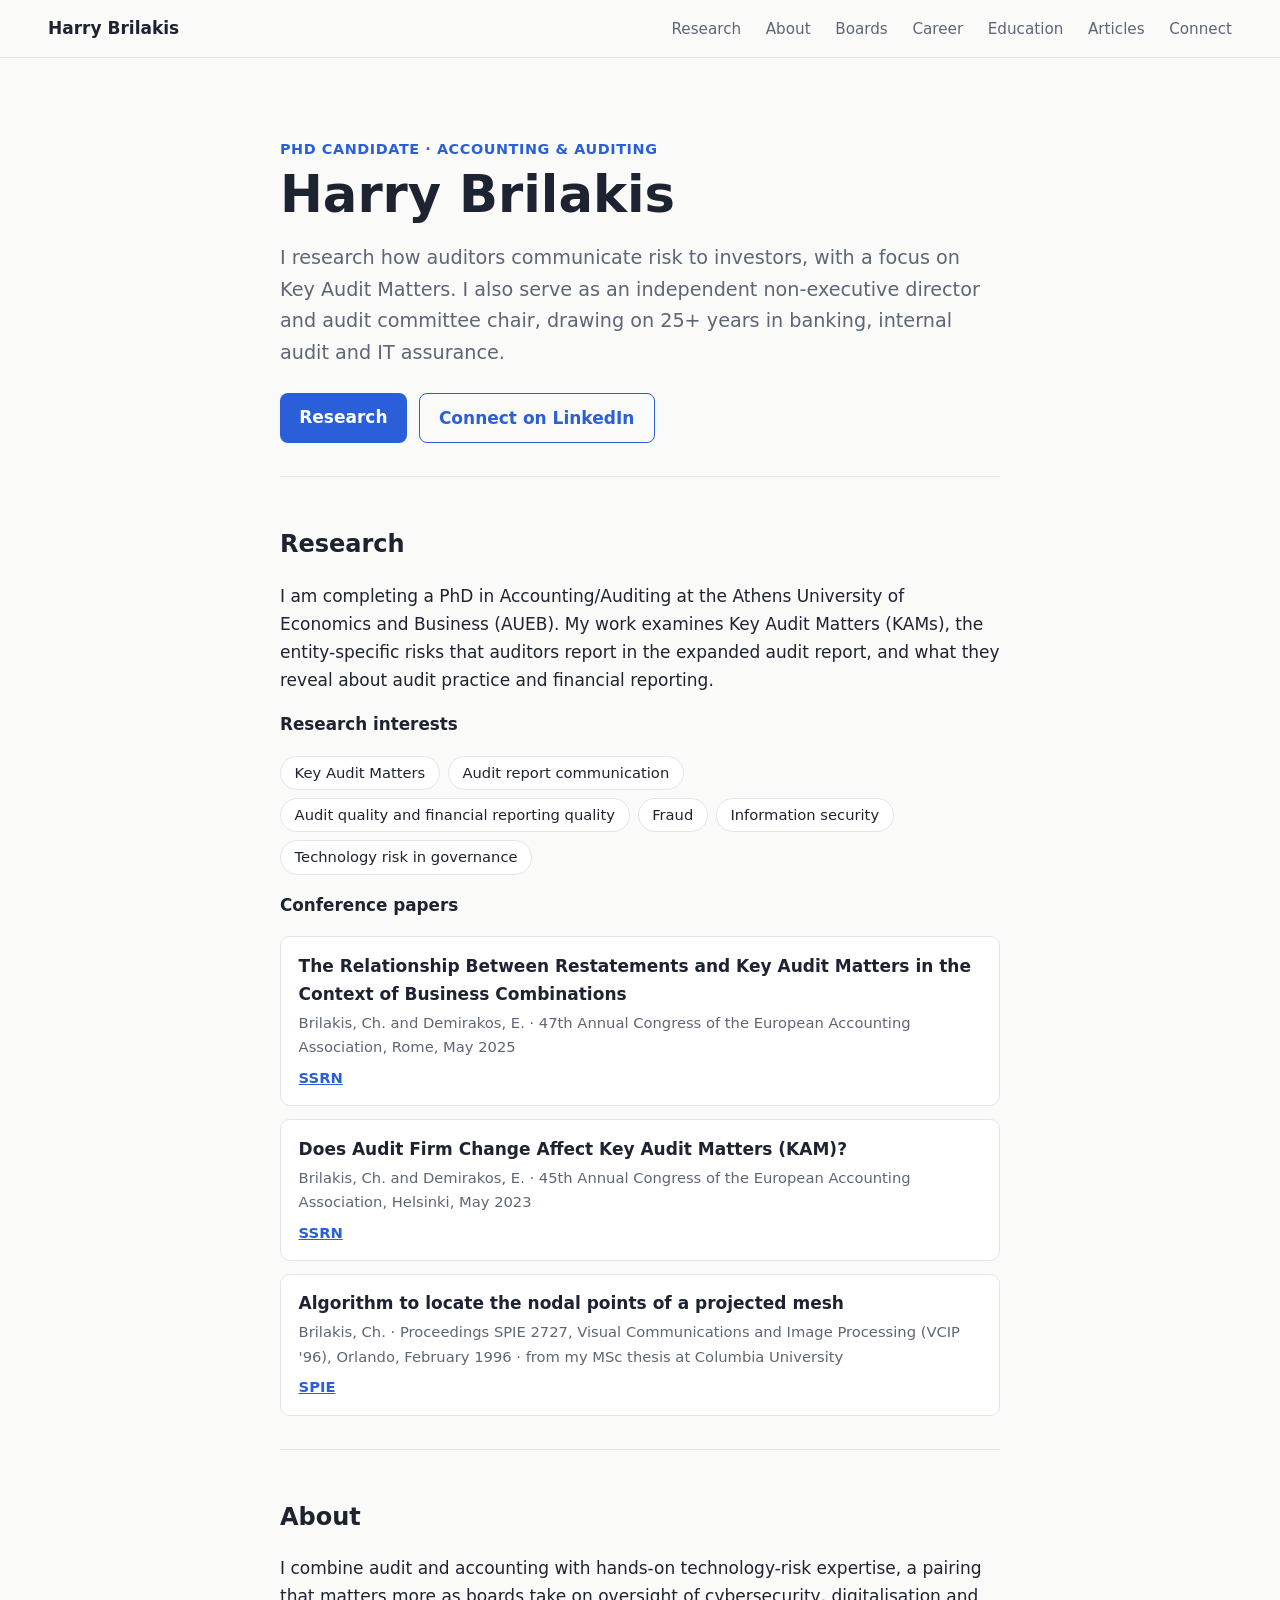
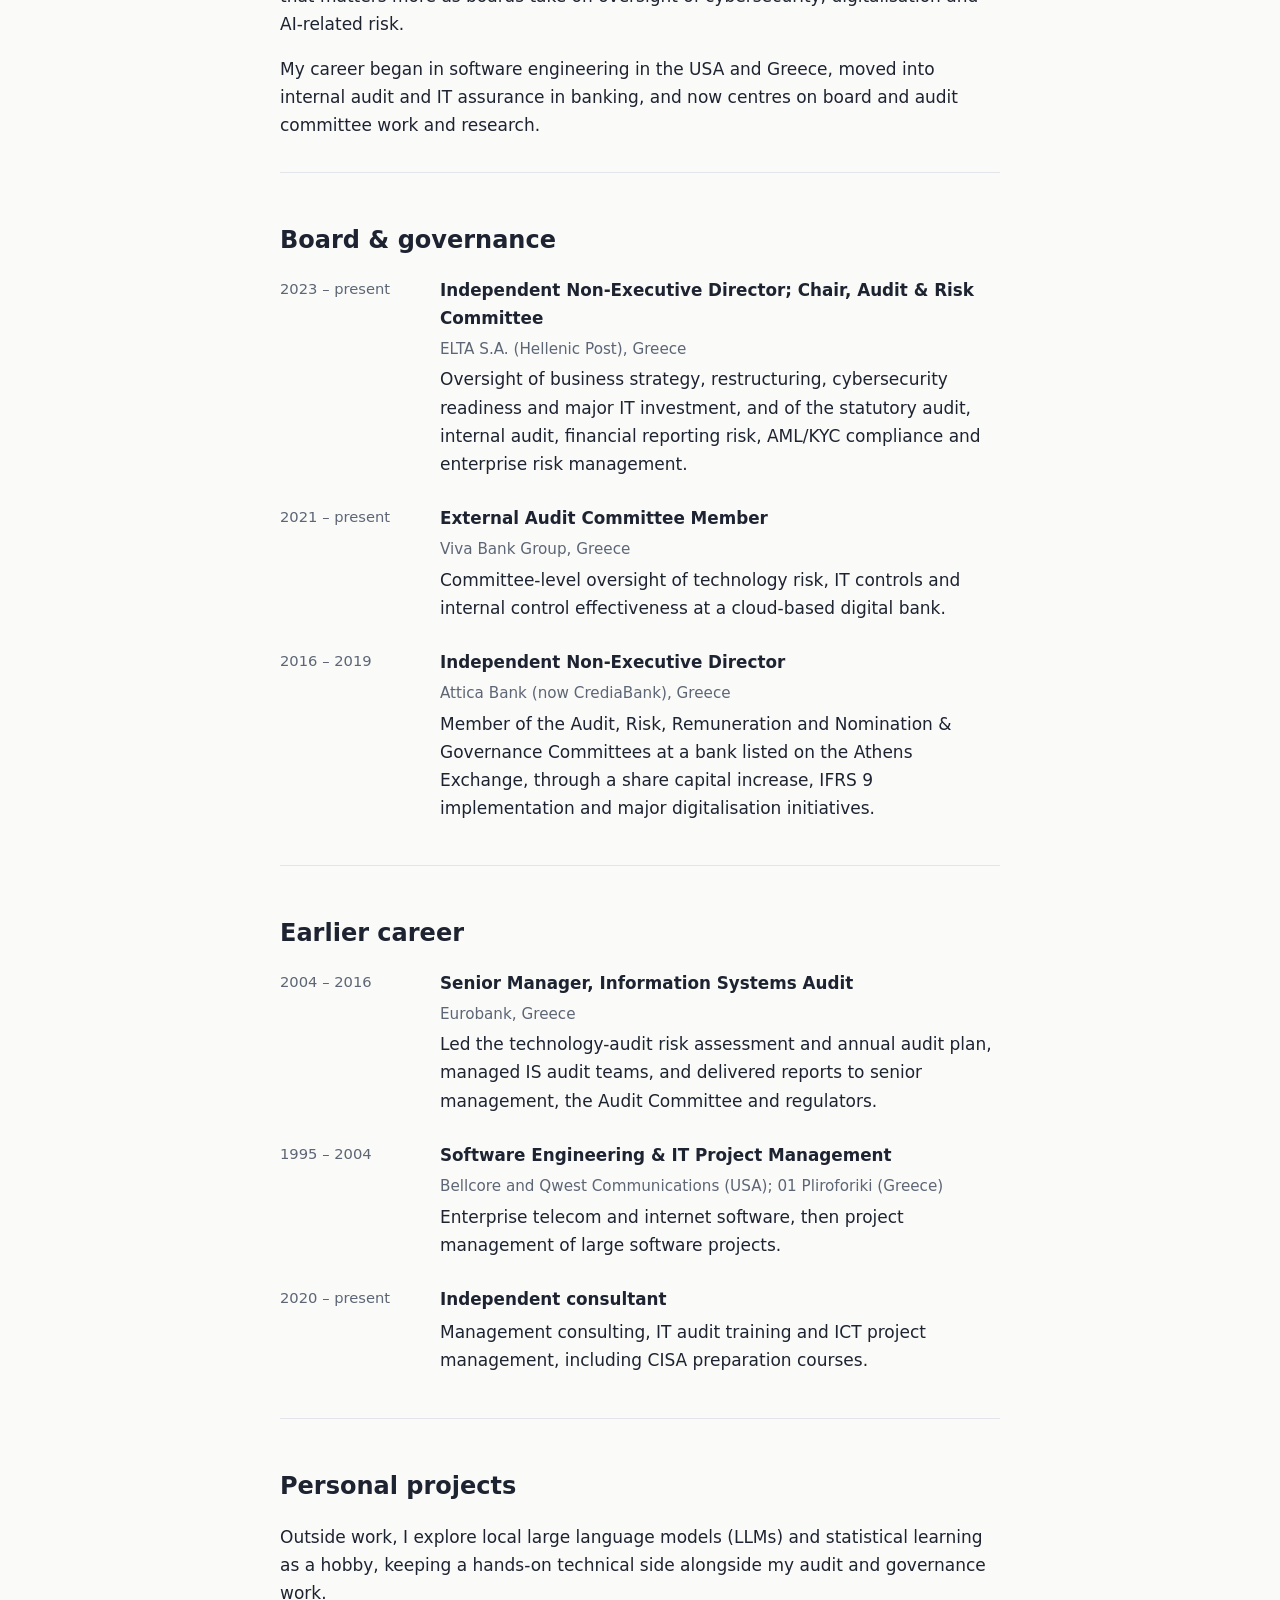
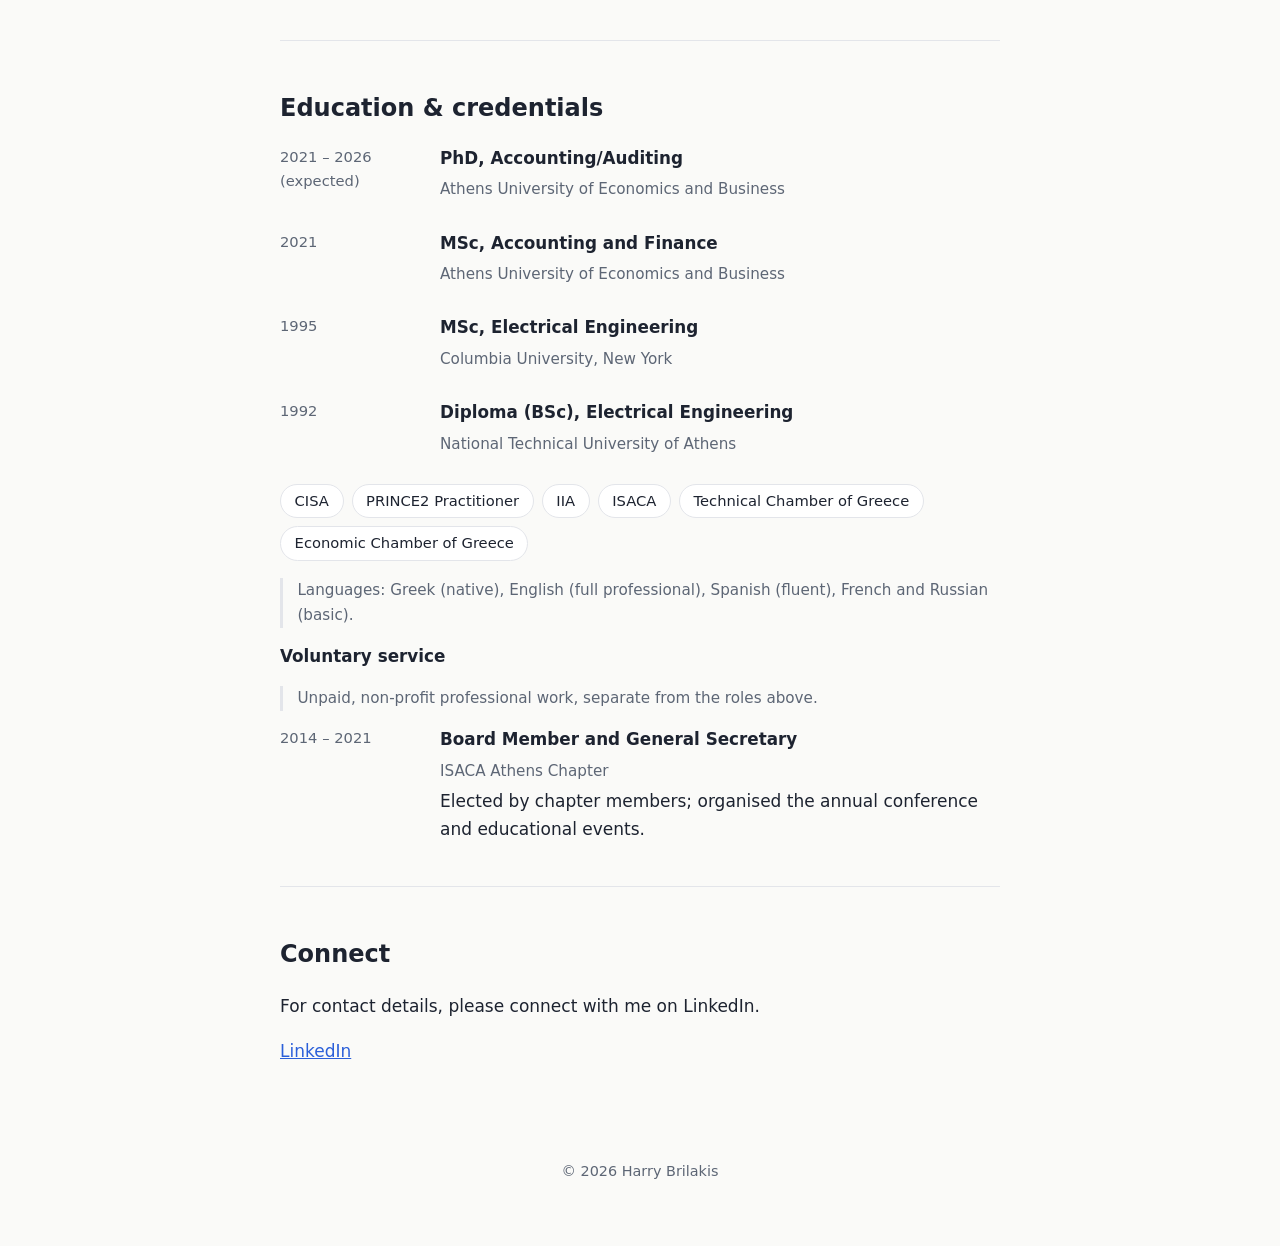
<file: index.html>
<!DOCTYPE html>
<html lang="en">
<head>
  <meta charset="utf-8">
  <meta name="viewport" content="width=device-width, initial-scale=1">
  <title>Harry Brilakis · Audit &amp; Technology Risk · PhD Candidate</title>
  <meta name="description" content="Harry Brilakis: PhD candidate in Accounting/Auditing (Key Audit Matters), independent non-executive director and audit committee chair, IT assurance and technology risk.">
  <link rel="stylesheet" href="style.css">
</head>
<body>
  <header class="site-header">
    <a class="brand" href="#top">Harry Brilakis</a>
    <nav>
      <a href="#research">Research</a>
      <a href="#about">About</a>
      <a href="#governance">Boards</a>
      <a href="#career">Career</a>
      <a href="#education">Education</a>
      <a href="articles/">Articles</a>
      <a href="#contact">Connect</a>
    </nav>
  </header>

  <main id="top">
    <section class="hero">
      <p class="eyebrow">PhD Candidate · Accounting &amp; Auditing</p>
      <h1>Harry Brilakis</h1>
      <p class="lead">I research how auditors communicate risk to investors, with a focus on Key Audit Matters. I also serve as an independent non-executive director and audit committee chair, drawing on 25+ years in banking, internal audit and IT assurance.</p>
      <p class="cta">
        <a class="button" href="#research">Research</a>
        <a class="button ghost" href="https://www.linkedin.com/in/haris-brilakis">Connect on LinkedIn</a>
      </p>
    </section>

    <section id="research">
      <h2>Research</h2>
      <p>I am completing a PhD in Accounting/Auditing at the Athens University of Economics and Business (AUEB). My work examines Key Audit Matters (KAMs), the entity-specific risks that auditors report in the expanded audit report, and what they reveal about audit practice and financial reporting.</p>
      <h3>Research interests</h3>
      <ul class="tags">
        <li>Key Audit Matters</li>
        <li>Audit report communication</li>
        <li>Audit quality and financial reporting quality</li>
        <li>Fraud</li>
        <li>Information security</li>
        <li>Technology risk in governance</li>
      </ul>

      <h3>Conference papers</h3>
      <ul class="papers">
        <li>
          <strong>The Relationship Between Restatements and Key Audit Matters in the Context of Business Combinations</strong>
          <span>Brilakis, Ch. and Demirakos, E. · 47th Annual Congress of the European Accounting Association, Rome, May 2025</span>
          <a href="https://papers.ssrn.com/sol3/papers.cfm?abstract_id=4998920">SSRN</a>
        </li>
        <li>
          <strong>Does Audit Firm Change Affect Key Audit Matters (KAM)?</strong>
          <span>Brilakis, Ch. and Demirakos, E. · 45th Annual Congress of the European Accounting Association, Helsinki, May 2023</span>
          <a href="https://papers.ssrn.com/sol3/papers.cfm?abstract_id=4283710">SSRN</a>
        </li>
        <li>
          <strong>Algorithm to locate the nodal points of a projected mesh</strong>
          <span>Brilakis, Ch. · Proceedings SPIE 2727, Visual Communications and Image Processing (VCIP '96), Orlando, February 1996 · from my MSc thesis at Columbia University</span>
          <a href="https://www.spiedigitallibrary.org/conference-proceedings-of-spie/2727/0000/Algorithm-to-locate-the-nodal-points-of-a-projected-mesh/10.1117/12.233263.short">SPIE</a>
        </li>
      </ul>
    </section>

    <section id="about">
      <h2>About</h2>
      <p>I combine audit and accounting with hands-on technology-risk expertise, a pairing that matters more as boards take on oversight of cybersecurity, digitalisation and AI-related risk.</p>
      <p>My career began in software engineering in the USA and Greece, moved into internal audit and IT assurance in banking, and now centres on board and audit committee work and research.</p>
    </section>

    <section id="governance">
      <h2>Board &amp; governance</h2>
      <article class="item">
        <div class="when">2023 – present</div>
        <div>
          <h3>Independent Non-Executive Director; Chair, Audit &amp; Risk Committee</h3>
          <p class="org">ELTA S.A. (Hellenic Post), Greece</p>
          <p>Oversight of business strategy, restructuring, cybersecurity readiness and major IT investment, and of the statutory audit, internal audit, financial reporting risk, AML/KYC compliance and enterprise risk management.</p>
        </div>
      </article>
      <article class="item">
        <div class="when">2021 – present</div>
        <div>
          <h3>External Audit Committee Member</h3>
          <p class="org">Viva Bank Group, Greece</p>
          <p>Committee-level oversight of technology risk, IT controls and internal control effectiveness at a cloud-based digital bank.</p>
        </div>
      </article>
      <article class="item">
        <div class="when">2016 – 2019</div>
        <div>
          <h3>Independent Non-Executive Director</h3>
          <p class="org">Attica Bank (now CrediaBank), Greece</p>
          <p>Member of the Audit, Risk, Remuneration and Nomination &amp; Governance Committees at a bank listed on the Athens Exchange, through a share capital increase, IFRS 9 implementation and major digitalisation initiatives.</p>
        </div>
      </article>
    </section>

    <section id="career">
      <h2>Earlier career</h2>
      <article class="item">
        <div class="when">2004 – 2016</div>
        <div>
          <h3>Senior Manager, Information Systems Audit</h3>
          <p class="org">Eurobank, Greece</p>
          <p>Led the technology-audit risk assessment and annual audit plan, managed IS audit teams, and delivered reports to senior management, the Audit Committee and regulators.</p>
        </div>
      </article>
      <article class="item">
        <div class="when">1995 – 2004</div>
        <div>
          <h3>Software Engineering &amp; IT Project Management</h3>
          <p class="org">Bellcore and Qwest Communications (USA); 01 Pliroforiki (Greece)</p>
          <p>Enterprise telecom and internet software, then project management of large software projects.</p>
        </div>
      </article>
      <article class="item">
        <div class="when">2020 – present</div>
        <div>
          <h3>Independent consultant</h3>
          <p>Management consulting, IT audit training and ICT project management, including CISA preparation courses.</p>
        </div>
      </article>
    </section>

    <section id="projects">
      <h2>Personal projects</h2>
      <p>Outside work, I explore local large language models (LLMs) and statistical learning as a hobby, keeping a hands-on technical side alongside my audit and governance work.</p>
    </section>

    <section id="education">
      <h2>Education &amp; credentials</h2>
      <article class="item">
        <div class="when">2021 – 2026 (expected)</div>
        <div><h3>PhD, Accounting/Auditing</h3><p class="org">Athens University of Economics and Business</p></div>
      </article>
      <article class="item">
        <div class="when">2021</div>
        <div><h3>MSc, Accounting and Finance</h3><p class="org">Athens University of Economics and Business</p></div>
      </article>
      <article class="item">
        <div class="when">1995</div>
        <div><h3>MSc, Electrical Engineering</h3><p class="org">Columbia University, New York</p></div>
      </article>
      <article class="item">
        <div class="when">1992</div>
        <div><h3>Diploma (BSc), Electrical Engineering</h3><p class="org">National Technical University of Athens</p></div>
      </article>
      <ul class="tags">
        <li>CISA</li>
        <li>PRINCE2 Practitioner</li>
        <li>IIA</li>
        <li>ISACA</li>
        <li>Technical Chamber of Greece</li>
        <li>Economic Chamber of Greece</li>
      </ul>
      <p class="note">Languages: Greek (native), English (full professional), Spanish (fluent), French and Russian (basic).</p>

      <h3>Voluntary service</h3>
      <p class="note">Unpaid, non-profit professional work, separate from the roles above.</p>
      <article class="item">
        <div class="when">2014 – 2021</div>
        <div>
          <h3>Board Member and General Secretary</h3>
          <p class="org">ISACA Athens Chapter</p>
          <p>Elected by chapter members; organised the annual conference and educational events.</p>
        </div>
      </article>
    </section>

    <section id="contact">
      <h2>Connect</h2>
      <p>For contact details, please connect with me on LinkedIn.</p>
      <ul class="links">
        <li><a href="https://www.linkedin.com/in/haris-brilakis">LinkedIn</a></li>
      </ul>
    </section>
  </main>

  <footer>
    <p>© <span id="year"></span> Harry Brilakis</p>
  </footer>
  <script>document.getElementById('year').textContent = new Date().getFullYear();</script>
</body>
</html>
</file>
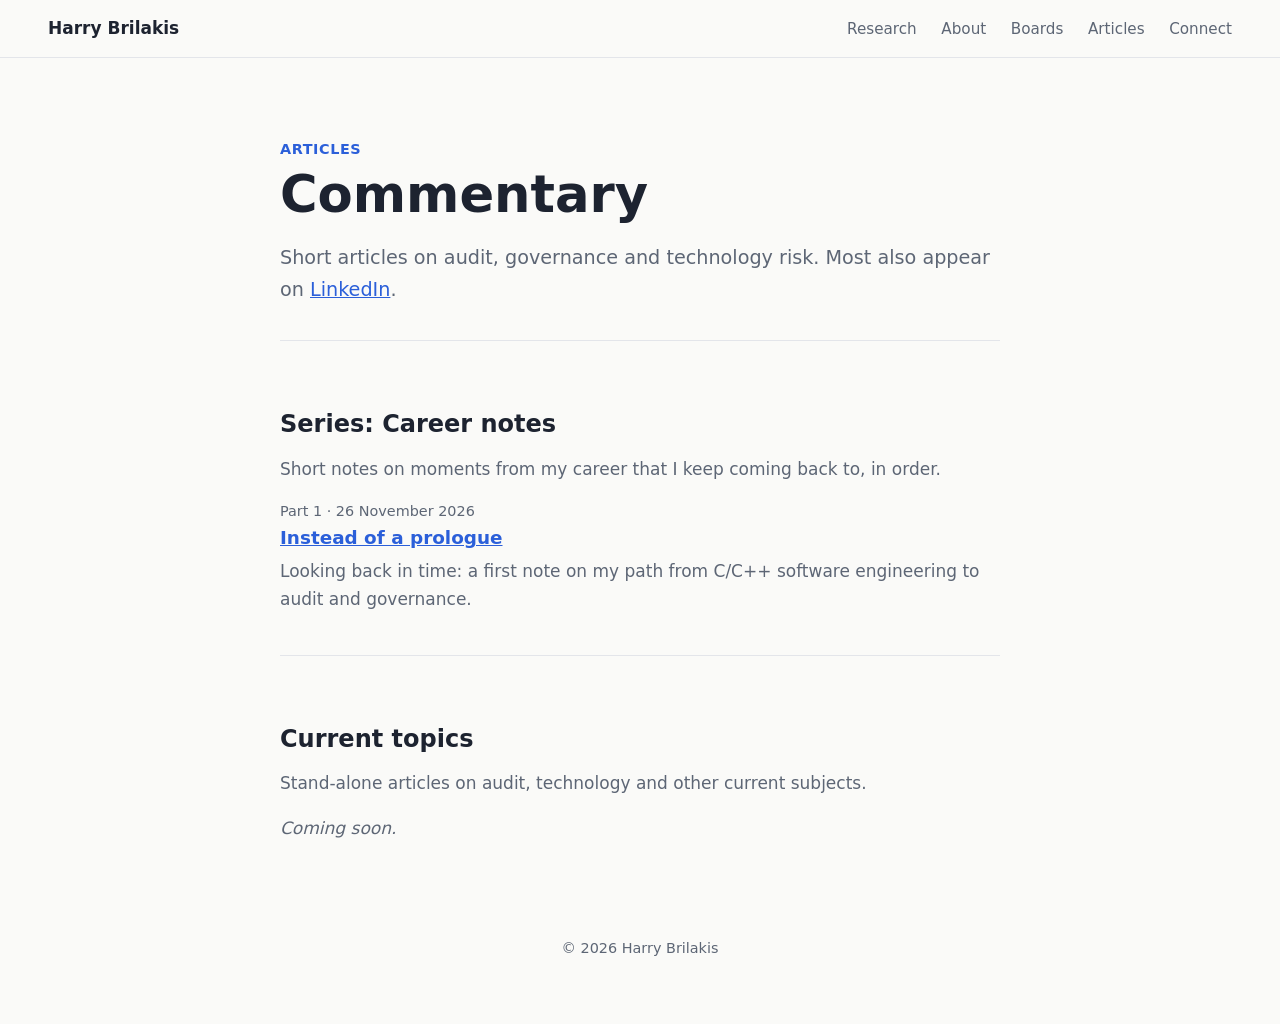
<file: articles/index.html>
<!DOCTYPE html>
<html lang="en">
<head>
  <meta charset="utf-8">
  <meta name="viewport" content="width=device-width, initial-scale=1">
  <title>Articles · Harry Brilakis</title>
  <meta name="description" content="Short articles and commentary on audit, governance and technology risk by Harry Brilakis.">
  <link rel="stylesheet" href="../style.css">
</head>
<body>
  <header class="site-header">
    <a class="brand" href="../">Harry Brilakis</a>
    <nav>
      <a href="../#research">Research</a>
      <a href="../#about">About</a>
      <a href="../#governance">Boards</a>
      <a href="./">Articles</a>
      <a href="../#contact">Connect</a>
    </nav>
  </header>

  <main>
    <section class="hero">
      <p class="eyebrow">Articles</p>
      <h1>Commentary</h1>
      <p class="lead">Short articles on audit, governance and technology risk. Most also appear on <a href="https://www.linkedin.com/in/haris-brilakis">LinkedIn</a>.</p>
    </section>
    <section id="career-notes">
      <h2 class="group-title">Series: Career notes</h2>
      <p class="group-intro">Short notes on moments from my career that I keep coming back to, in order.</p>
      <ul class="article-list">
        <li>
          <span class="date">Part 1 · 26 November 2026</span>
          <a href="instead-of-a-prologue.html">Instead of a prologue</a>
          <p>Looking back in time: a first note on my path from C/C++ software engineering to audit and governance.</p>
        </li>
      </ul>
    </section>

    <section id="current-topics">
      <h2 class="group-title">Current topics</h2>
      <p class="group-intro">Stand-alone articles on audit, technology and other current subjects.</p>
      <p class="empty">Coming soon.</p>
    </section>
  </main>

  <footer>
    <p>© <span id="year"></span> Harry Brilakis</p>
  </footer>
  <script>document.getElementById('year').textContent = new Date().getFullYear();</script>
</body>
</html>
</file>
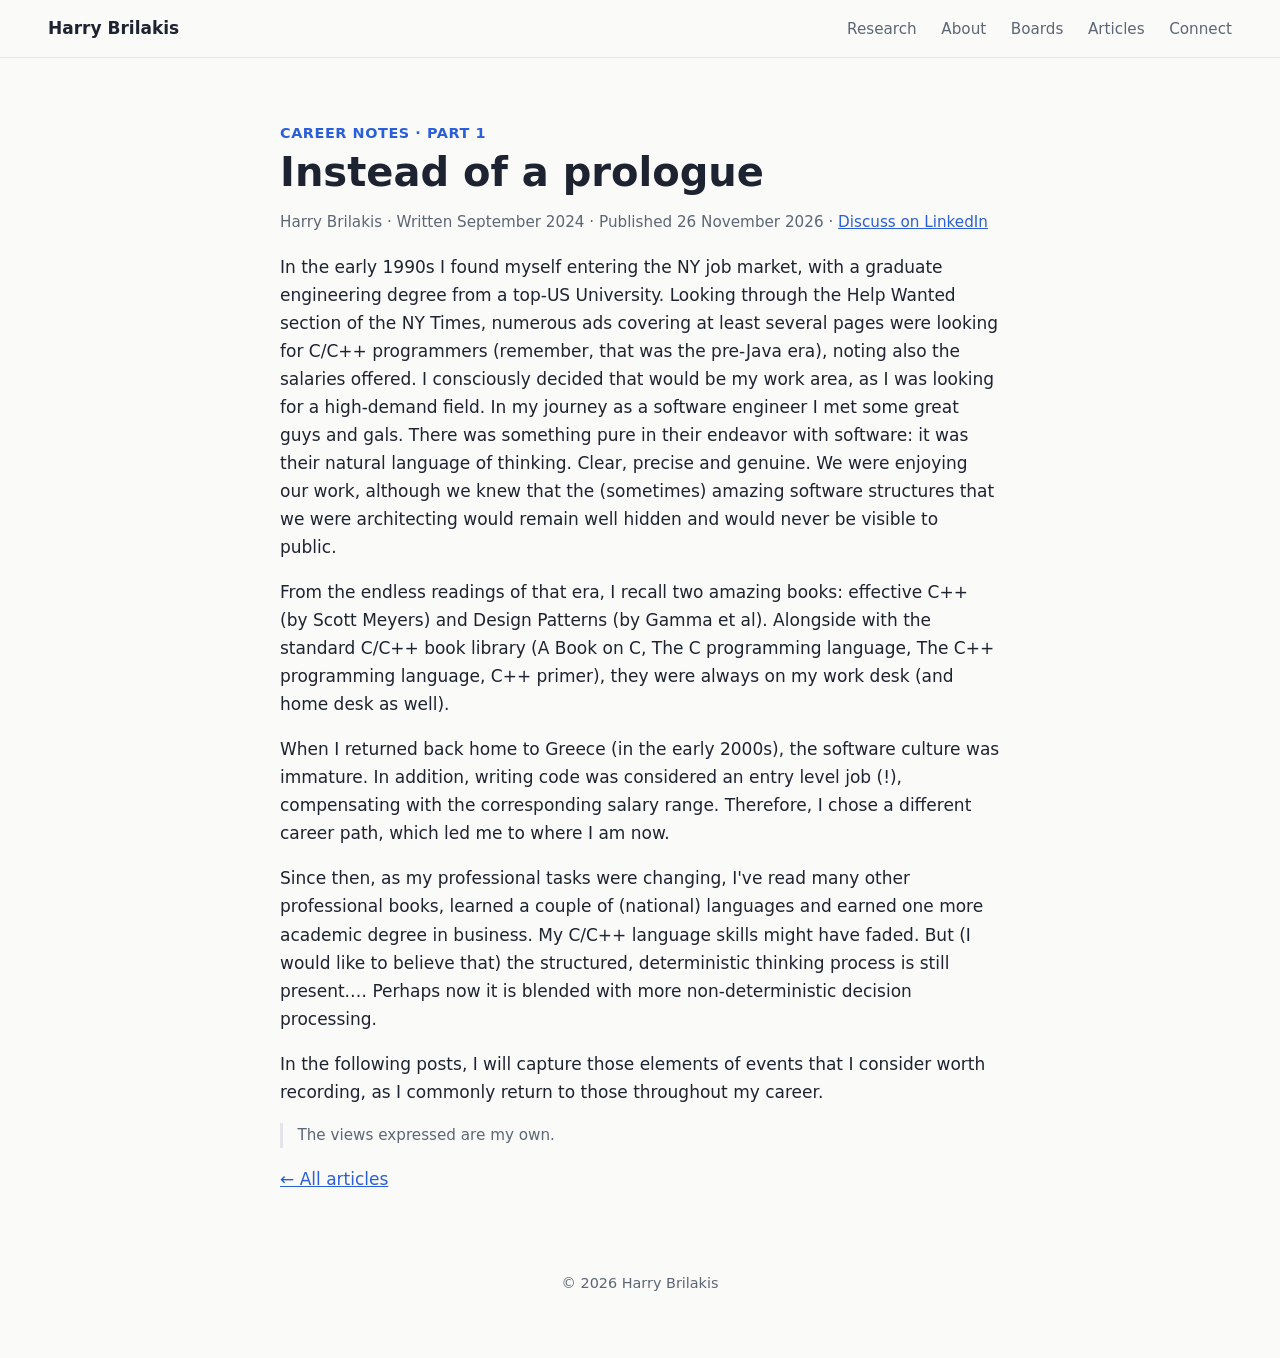
<file: articles/instead-of-a-prologue.html>
<!DOCTYPE html>
<html lang="en">
<head>
  <meta charset="utf-8">
  <meta name="viewport" content="width=device-width, initial-scale=1">
  <title>Instead of a prologue · Harry Brilakis</title>
  <meta name="description" content="Looking back in time: a first note on my path from C/C++ software engineering to audit and governance.">
  <meta property="og:type" content="article">
  <meta property="og:title" content="Instead of a prologue">
  <meta property="og:description" content="Looking back in time: a first note on my path from C/C++ software engineering to audit and governance.">
  <meta property="og:url" content="https://harrybdev.github.io/articles/instead-of-a-prologue.html">
  <meta property="og:image" content="https://harrybdev.github.io/images/instead-of-a-prologue.png">
  <meta name="twitter:card" content="summary_large_image">
  <link rel="stylesheet" href="../style.css">
</head>
<body>
  <header class="site-header">
    <a class="brand" href="../">Harry Brilakis</a>
    <nav>
      <a href="../#research">Research</a>
      <a href="../#about">About</a>
      <a href="../#governance">Boards</a>
      <a href="./">Articles</a>
      <a href="../#contact">Connect</a>
    </nav>
  </header>

  <main>
    <article class="article">
      <p class="eyebrow">Career notes · Part 1</p>
      <h1>Instead of a prologue</h1>
      <p class="meta">Harry Brilakis · Written September 2024 · Published 26 November 2026 · <a href="https://www.linkedin.com/in/haris-brilakis">Discuss on LinkedIn</a></p>

      <p>In the early 1990s I found myself entering the NY job market, with a graduate engineering degree from a top-US University. Looking through the Help Wanted section of the NY Times, numerous ads covering at least several pages were looking for C/C++ programmers (remember, that was the pre-Java era), noting also the salaries offered. I consciously decided that would be my work area, as I was looking for a high-demand field. In my journey as a software engineer I met some great guys and gals. There was something pure in their endeavor with software: it was their natural language of thinking. Clear, precise and genuine. We were enjoying our work, although we knew that the (sometimes) amazing software structures that we were architecting would remain well hidden and would never be visible to public.</p>

      <p>From the endless readings of that era, I recall two amazing books: effective C++ (by Scott Meyers) and Design Patterns (by Gamma et al). Alongside with the standard C/C++ book library (A Book on C, The C programming language, The C++ programming language, C++ primer), they were always on my work desk (and home desk as well).</p>

      <p>When I returned back home to Greece (in the early 2000s), the software culture was immature. In addition, writing code was considered an entry level job (!), compensating with the corresponding salary range. Therefore, I chose a different career path, which led me to where I am now.</p>

      <p>Since then, as my professional tasks were changing, I've read many other professional books, learned a couple of (national) languages and earned one more academic degree in business. My C/C++ language skills might have faded. But (I would like to believe that) the structured, deterministic thinking process is still present.… Perhaps now it is blended with more non-deterministic decision processing.</p>

      <p>In the following posts, I will capture those elements of events that I consider worth recording, as I commonly return to those throughout my career.</p>

      <p class="note">The views expressed are my own.</p>
      <p><a href="./">← All articles</a></p>
    </article>
  </main>

  <footer>
    <p>© <span id="year"></span> Harry Brilakis</p>
  </footer>
  <script>document.getElementById('year').textContent = new Date().getFullYear();</script>
</body>
</html>
</file>
<file: style.css>
:root {
  --bg: #fafaf8;
  --fg: #1d2330;
  --muted: #5d6675;
  --accent: #2b5fd9;
  --line: #e3e5ea;
  --card: #ffffff;
}
@media (prefers-color-scheme: dark) {
  :root {
    --bg: #12151c;
    --fg: #e8eaf0;
    --muted: #9aa3b2;
    --accent: #7ea3ff;
    --line: #262b36;
    --card: #181c25;
  }
}
* { box-sizing: border-box; }
html { scroll-behavior: smooth; }
body {
  margin: 0;
  background: var(--bg);
  color: var(--fg);
  font: 17px/1.65 system-ui, -apple-system, "Segoe UI", Roboto, sans-serif;
}
a { color: var(--accent); }
.site-header {
  position: sticky; top: 0; z-index: 10;
  display: flex; justify-content: space-between; align-items: center;
  flex-wrap: wrap; gap: .5rem 1.5rem;
  padding: .9rem clamp(1rem, 5vw, 3rem);
  background: color-mix(in srgb, var(--bg) 90%, transparent);
  backdrop-filter: blur(8px);
  border-bottom: 1px solid var(--line);
}
.brand { font-weight: 700; color: var(--fg); text-decoration: none; }
nav a { margin-left: 1.2rem; color: var(--muted); text-decoration: none; font-size: .95rem; }
nav a:hover { color: var(--accent); }
main { max-width: 760px; margin: 0 auto; padding: 0 1.25rem; }
section { padding: 3rem 0 1rem; border-top: 1px solid var(--line); }
section.hero { border-top: 0; padding-top: 5rem; }
h1 { font-size: clamp(2.2rem, 6vw, 3.2rem); line-height: 1.1; margin: .3rem 0 1rem; }
h2 { font-size: 1.5rem; margin: 0 0 1rem; }
h3 { font-size: 1.05rem; margin: 0 0 .3rem; }
.eyebrow { color: var(--accent); font-weight: 600; font-size: .9rem; letter-spacing: .04em; text-transform: uppercase; margin: 0; }
.lead { font-size: 1.2rem; color: var(--muted); max-width: 40em; }
.cta { display: flex; gap: .75rem; flex-wrap: wrap; margin-top: 1.5rem; }
.button {
  display: inline-block; padding: .65rem 1.2rem; border-radius: 8px;
  background: var(--accent); color: #fff; text-decoration: none; font-weight: 600;
}
.button.ghost { background: transparent; color: var(--accent); border: 1px solid var(--accent); }
.tags { list-style: none; padding: 0; display: flex; flex-wrap: wrap; gap: .5rem; }
.tags li { background: var(--card); border: 1px solid var(--line); border-radius: 999px; padding: .25rem .85rem; font-size: .92rem; }
.note { color: var(--muted); font-size: .95rem; border-left: 3px solid var(--line); padding-left: .9rem; }
.item { display: grid; grid-template-columns: 9rem 1fr; gap: 1rem; margin-bottom: 1.5rem; }
.item ul { margin: .3rem 0 0; padding-left: 1.1rem; }
.when { color: var(--muted); font-size: .92rem; }
.links { list-style: none; padding: 0; }
.links li { margin-bottom: .3rem; }
footer { text-align: center; color: var(--muted); font-size: .9rem; padding: 3rem 1rem; }
@media (max-width: 560px) {
  .item { grid-template-columns: 1fr; gap: .2rem; }
  nav a { margin: 0 .8rem 0 0; }
}
.org { color: var(--muted); margin: 0 0 .3rem; font-size: .95rem; }
.item p { margin: .2rem 0; }
.papers { list-style: none; padding: 0; }
.papers li { background: var(--card); border: 1px solid var(--line); border-radius: 10px; padding: .9rem 1.1rem; margin-bottom: .8rem; }
.papers span { display: block; color: var(--muted); font-size: .92rem; margin: .2rem 0; }
.papers a { font-size: .92rem; font-weight: 600; }

.article { padding-top: 4rem; }
.article h1 { font-size: clamp(1.8rem, 5vw, 2.5rem); }
.article h2 { margin-top: 2rem; }
.article blockquote { margin: 1.5rem 0; padding: .2rem 1.2rem; border-left: 3px solid var(--accent); color: var(--muted); font-size: 1.1rem; }
.meta { color: var(--muted); font-size: .95rem; margin-top: 0; }
.article-list { list-style: none; padding: 0; }
.article-list li { margin-bottom: 1.6rem; }
.article-list a { font-size: 1.15rem; font-weight: 600; }
.article-list p { margin: .2rem 0 0; color: var(--muted); }
.date { display: block; color: var(--muted); font-size: .9rem; }
.group-title { margin-top: 1rem; }
.group-intro { color: var(--muted); margin-top: -.4rem; }
.empty { color: var(--muted); font-style: italic; }
</file>
